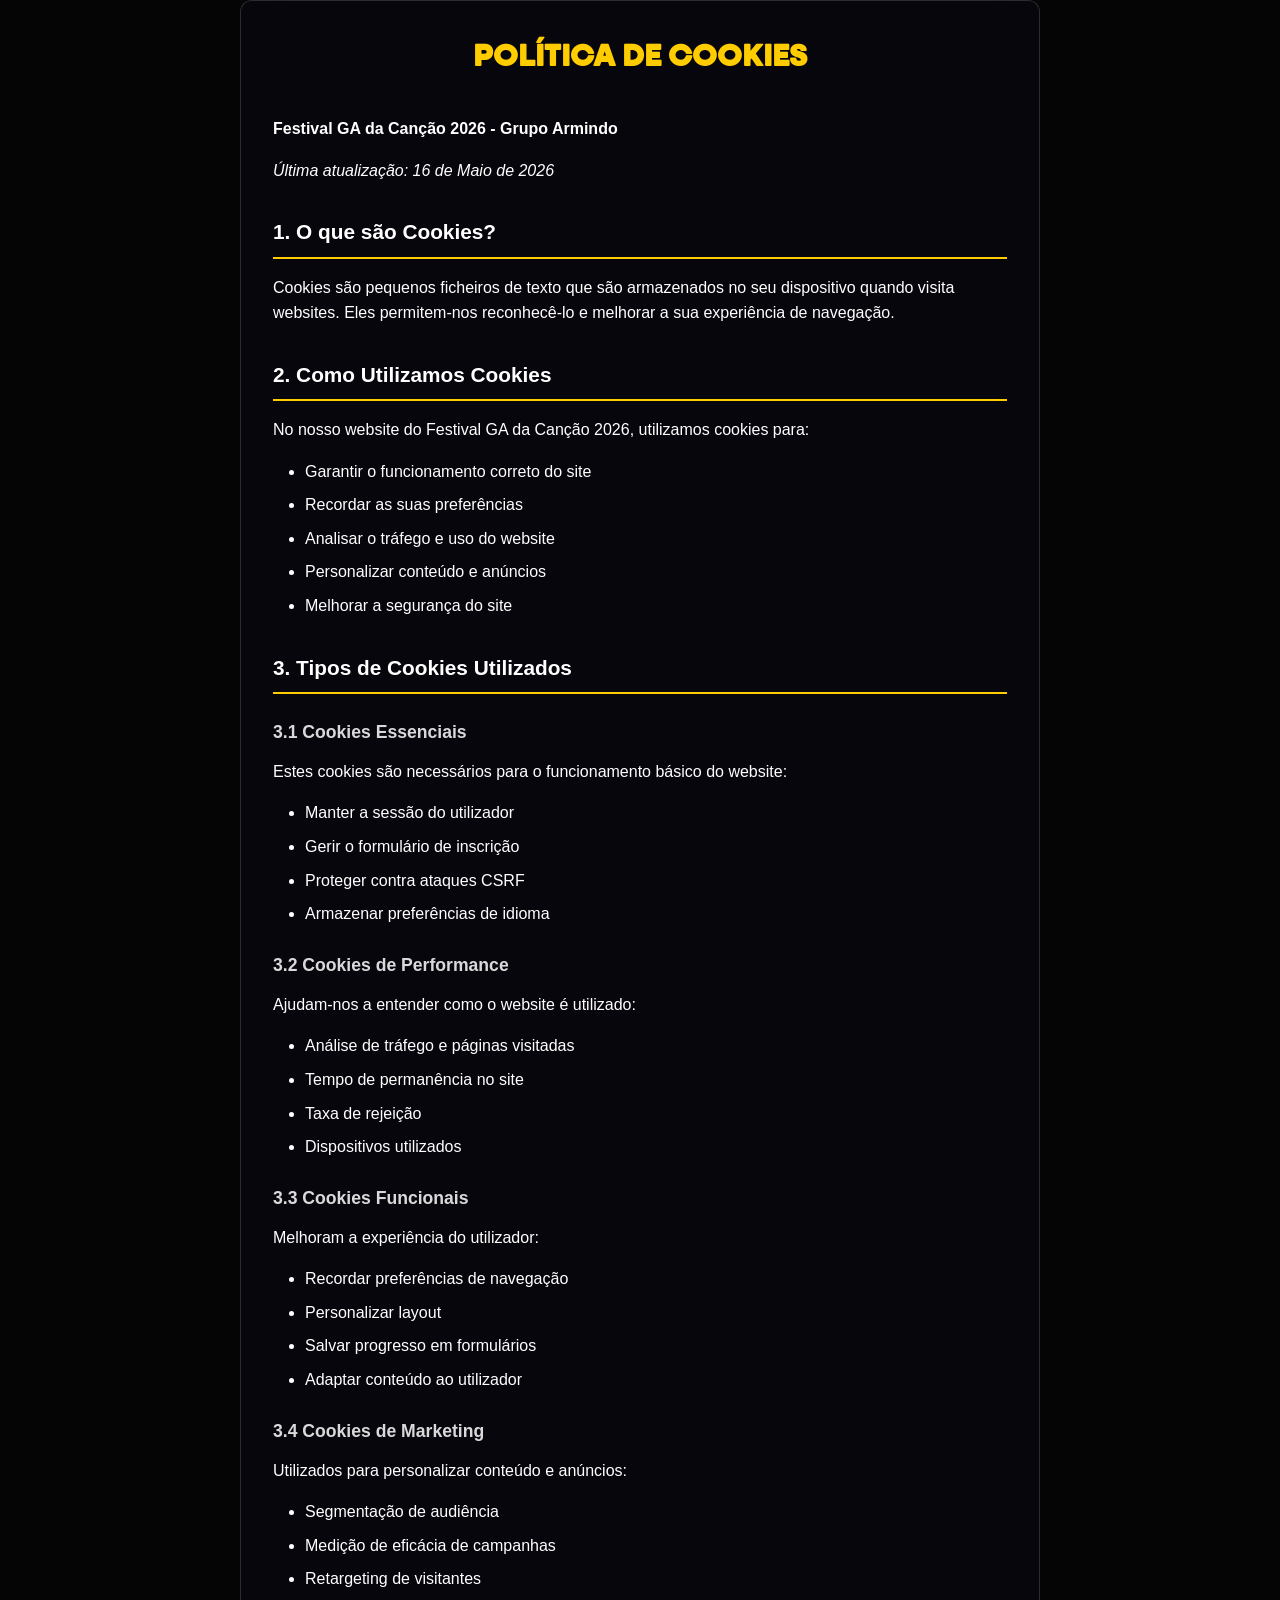
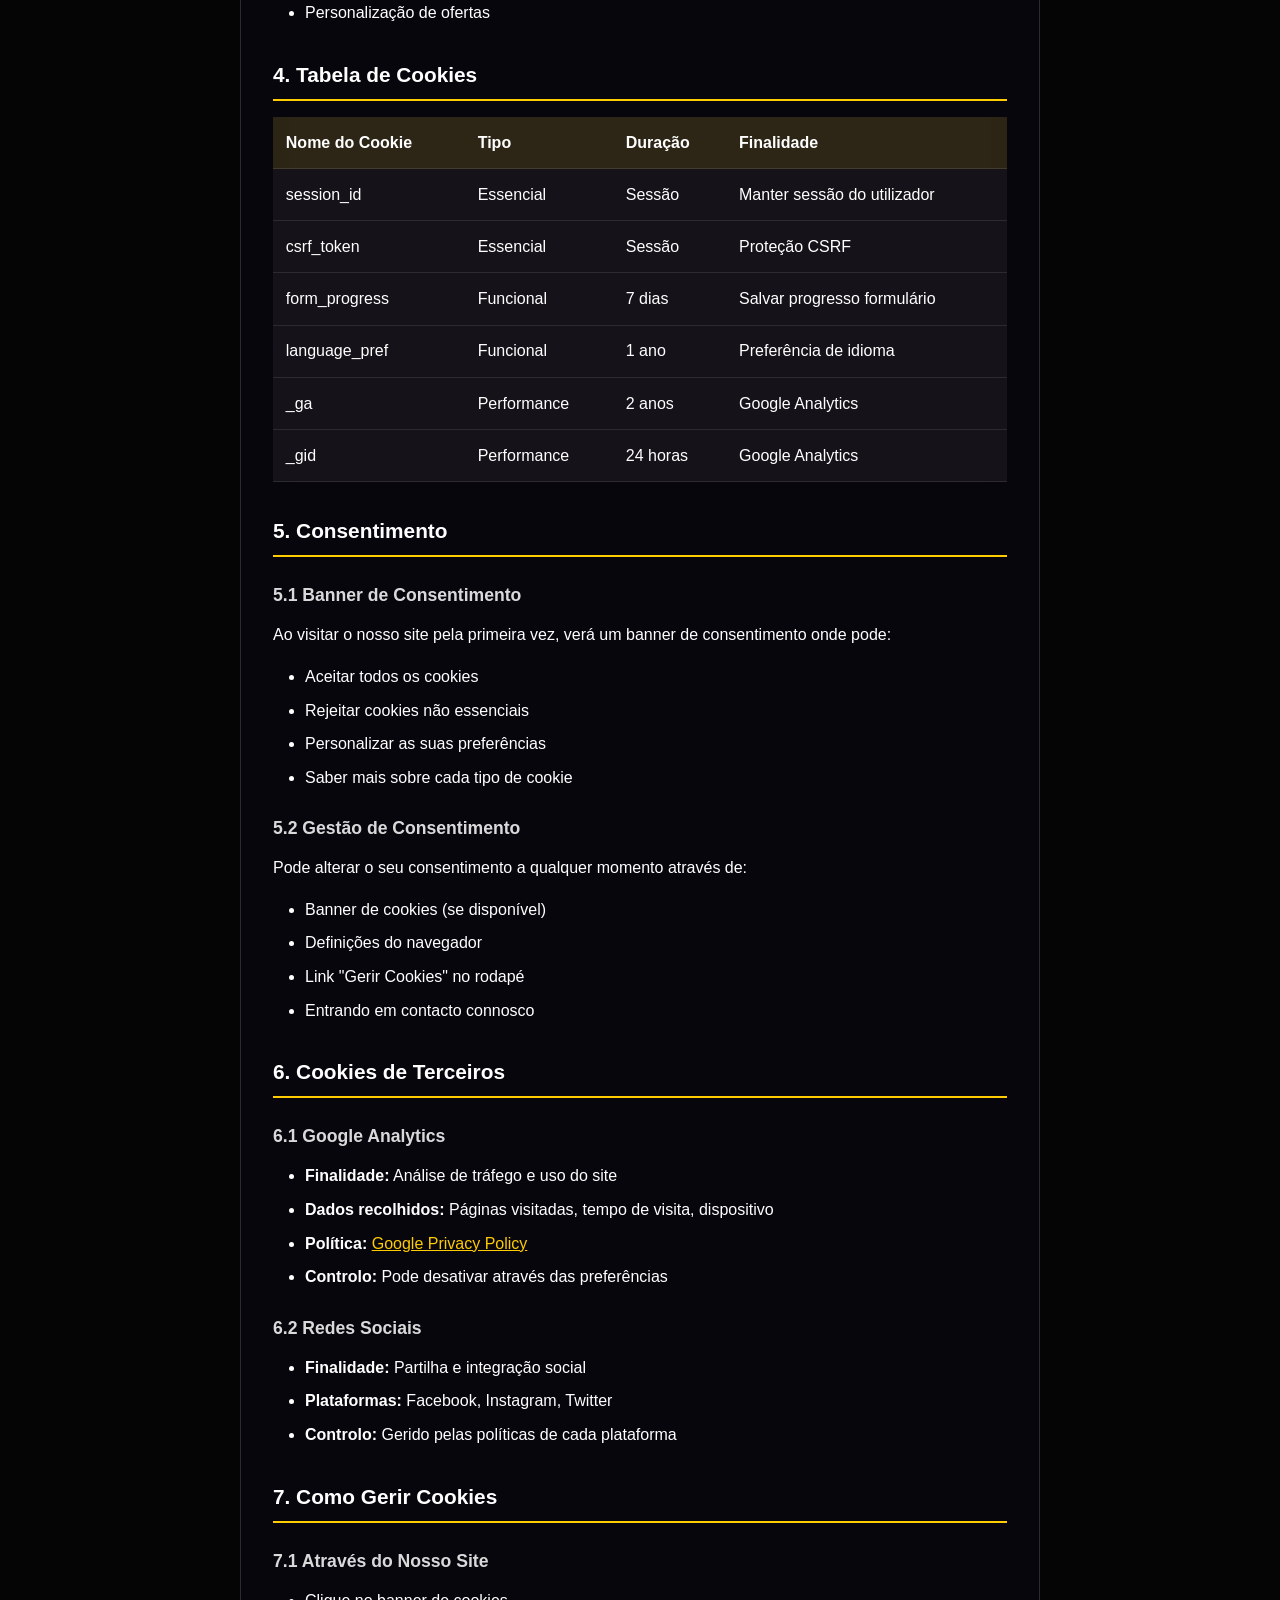
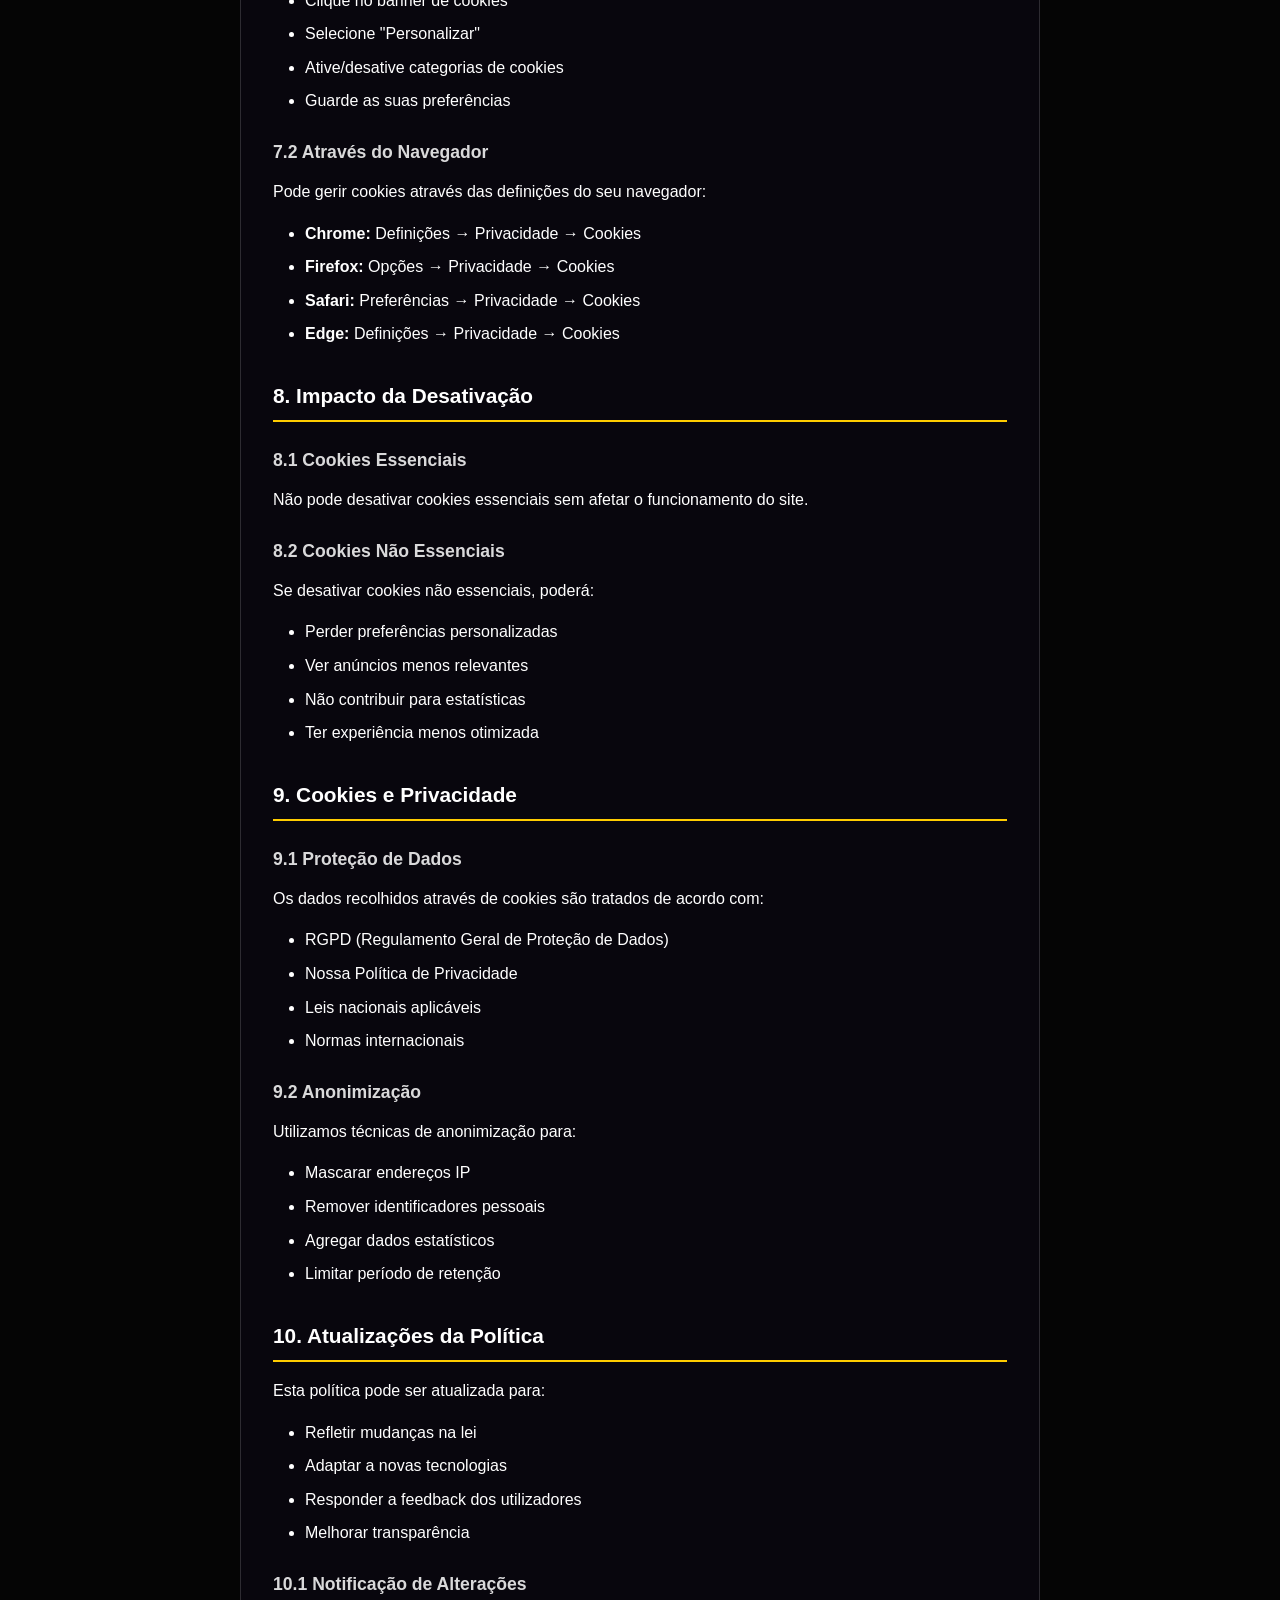
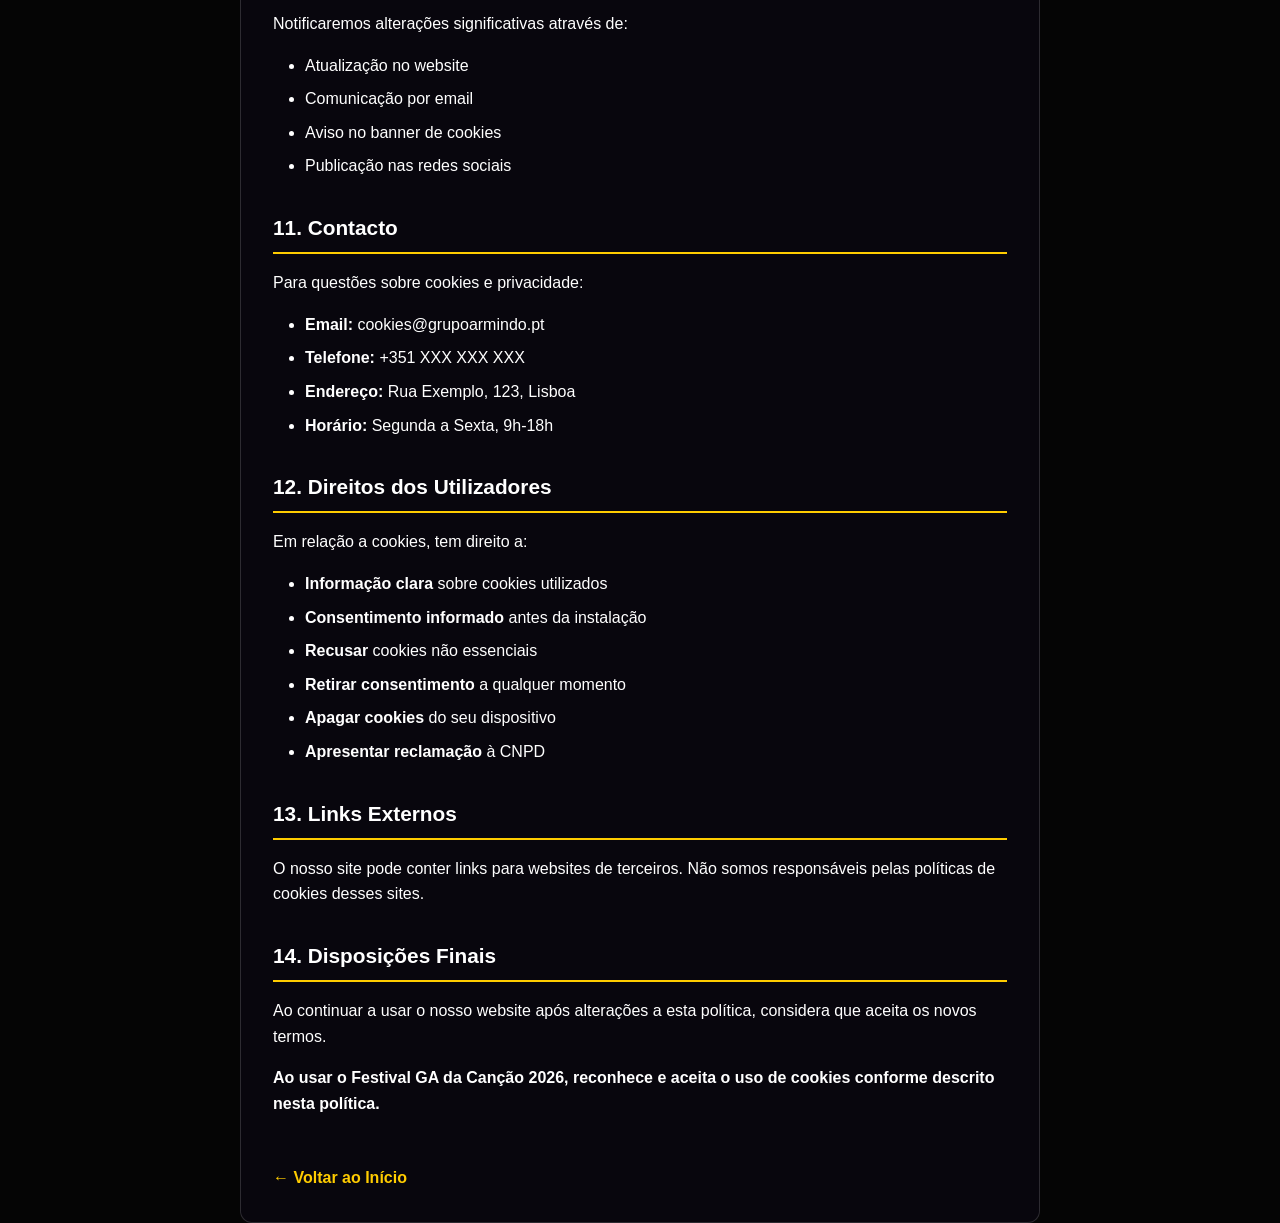
<file: politica-cookies.html>
<!DOCTYPE html>
<html lang="pt-PT">
<head>
    <meta charset="UTF-8">
    <meta name="viewport" content="width=device-width, initial-scale=1.0">
    <title>Política de Cookies - Festival GA da Canção 2026</title>
    <link rel="stylesheet" href="style.css">
    <style>
        .legal-container {
            max-width: 800px;
            margin: 0 auto;
            padding: 2rem;
            background: var(--glass-bg);
            backdrop-filter: blur(40px);
            border-radius: var(--border-radius);
            border: 1px solid var(--glass-border);
            color: var(--text-primary);
            line-height: 1.6;
        }
        .legal-container h1 {
            color: var(--accent-gold);
            font-family: var(--font-logo);
            font-size: 2rem;
            margin-bottom: 2rem;
            text-align: center;
        }
        .legal-container h2 {
            color: var(--text-primary);
            font-size: 1.3rem;
            margin: 2rem 0 1rem 0;
            border-bottom: 2px solid var(--accent-gold);
            padding-bottom: 0.5rem;
        }
        .legal-container h3 {
            color: var(--text-secondary);
            font-size: 1.1rem;
            margin: 1.5rem 0 0.8rem 0;
        }
        .legal-container p {
            margin-bottom: 1rem;
        }
        .legal-container ul {
            margin-left: 2rem;
            margin-bottom: 1rem;
        }
        .legal-container li {
            margin-bottom: 0.5rem;
        }
        .back-link {
            display: inline-block;
            margin-top: 2rem;
            color: var(--accent-gold);
            text-decoration: none;
            font-weight: 600;
        }
        .back-link:hover {
            text-decoration: underline;
        }
        .cookie-table {
            width: 100%;
            border-collapse: collapse;
            margin: 1rem 0;
            background: rgba(255, 255, 255, 0.05);
        }
        .cookie-table th,
        .cookie-table td {
            padding: 0.8rem;
            text-align: left;
            border-bottom: 1px solid rgba(255, 255, 255, 0.1);
        }
        .cookie-table th {
            background: rgba(255, 204, 0, 0.1);
            font-weight: 600;
        }
    </style>
</head>
<body>
    <div class="legal-container">
        <h1>POLÍTICA DE COOKIES</h1>
        <p><strong>Festival GA da Canção 2026 - Grupo Armindo</strong></p>
        <p><em>Última atualização: 16 de Maio de 2026</em></p>

        <h2>1. O que são Cookies?</h2>
        <p>Cookies são pequenos ficheiros de texto que são armazenados no seu dispositivo quando visita websites. Eles permitem-nos reconhecê-lo e melhorar a sua experiência de navegação.</p>

        <h2>2. Como Utilizamos Cookies</h2>
        <p>No nosso website do Festival GA da Canção 2026, utilizamos cookies para:</p>
        <ul>
            <li>Garantir o funcionamento correto do site</li>
            <li>Recordar as suas preferências</li>
            <li>Analisar o tráfego e uso do website</li>
            <li>Personalizar conteúdo e anúncios</li>
            <li>Melhorar a segurança do site</li>
        </ul>

        <h2>3. Tipos de Cookies Utilizados</h2>
        <h3>3.1 Cookies Essenciais</h3>
        <p>Estes cookies são necessários para o funcionamento básico do website:</p>
        <ul>
            <li>Manter a sessão do utilizador</li>
            <li>Gerir o formulário de inscrição</li>
            <li>Proteger contra ataques CSRF</li>
            <li>Armazenar preferências de idioma</li>
        </ul>

        <h3>3.2 Cookies de Performance</h3>
        <p>Ajudam-nos a entender como o website é utilizado:</p>
        <ul>
            <li>Análise de tráfego e páginas visitadas</li>
            <li>Tempo de permanência no site</li>
            <li>Taxa de rejeição</li>
            <li>Dispositivos utilizados</li>
        </ul>

        <h3>3.3 Cookies Funcionais</h3>
        <p>Melhoram a experiência do utilizador:</p>
        <ul>
            <li>Recordar preferências de navegação</li>
            <li>Personalizar layout</li>
            <li>Salvar progresso em formulários</li>
            <li>Adaptar conteúdo ao utilizador</li>
        </ul>

        <h3>3.4 Cookies de Marketing</h3>
        <p>Utilizados para personalizar conteúdo e anúncios:</p>
        <ul>
            <li>Segmentação de audiência</li>
            <li>Medição de eficácia de campanhas</li>
            <li>Retargeting de visitantes</li>
            <li>Personalização de ofertas</li>
        </ul>

        <h2>4. Tabela de Cookies</h2>
        <table class="cookie-table">
            <thead>
                <tr>
                    <th>Nome do Cookie</th>
                    <th>Tipo</th>
                    <th>Duração</th>
                    <th>Finalidade</th>
                </tr>
            </thead>
            <tbody>
                <tr>
                    <td>session_id</td>
                    <td>Essencial</td>
                    <td>Sessão</td>
                    <td>Manter sessão do utilizador</td>
                </tr>
                <tr>
                    <td>csrf_token</td>
                    <td>Essencial</td>
                    <td>Sessão</td>
                    <td>Proteção CSRF</td>
                </tr>
                <tr>
                    <td>form_progress</td>
                    <td>Funcional</td>
                    <td>7 dias</td>
                    <td>Salvar progresso formulário</td>
                </tr>
                <tr>
                    <td>language_pref</td>
                    <td>Funcional</td>
                    <td>1 ano</td>
                    <td>Preferência de idioma</td>
                </tr>
                <tr>
                    <td>_ga</td>
                    <td>Performance</td>
                    <td>2 anos</td>
                    <td>Google Analytics</td>
                </tr>
                <tr>
                    <td>_gid</td>
                    <td>Performance</td>
                    <td>24 horas</td>
                    <td>Google Analytics</td>
                </tr>
            </tbody>
        </table>

        <h2>5. Consentimento</h2>
        <h3>5.1 Banner de Consentimento</h3>
        <p>Ao visitar o nosso site pela primeira vez, verá um banner de consentimento onde pode:</p>
        <ul>
            <li>Aceitar todos os cookies</li>
            <li>Rejeitar cookies não essenciais</li>
            <li>Personalizar as suas preferências</li>
            <li>Saber mais sobre cada tipo de cookie</li>
        </ul>

        <h3>5.2 Gestão de Consentimento</h3>
        <p>Pode alterar o seu consentimento a qualquer momento através de:</p>
        <ul>
            <li>Banner de cookies (se disponível)</li>
            <li>Definições do navegador</li>
            <li>Link "Gerir Cookies" no rodapé</li>
            <li>Entrando em contacto connosco</li>
        </ul>

        <h2>6. Cookies de Terceiros</h2>
        <h3>6.1 Google Analytics</h3>
        <ul>
            <li><strong>Finalidade:</strong> Análise de tráfego e uso do site</li>
            <li><strong>Dados recolhidos:</strong> Páginas visitadas, tempo de visita, dispositivo</li>
            <li><strong>Política:</strong> <a href="https://policies.google.com/privacy" style="color: var(--accent-gold);">Google Privacy Policy</a></li>
            <li><strong>Controlo:</strong> Pode desativar através das preferências</li>
        </ul>

        <h3>6.2 Redes Sociais</h3>
        <ul>
            <li><strong>Finalidade:</strong> Partilha e integração social</li>
            <li><strong>Plataformas:</strong> Facebook, Instagram, Twitter</li>
            <li><strong>Controlo:</strong> Gerido pelas políticas de cada plataforma</li>
        </ul>

        <h2>7. Como Gerir Cookies</h2>
        <h3>7.1 Através do Nosso Site</h3>
        <ul>
            <li>Clique no banner de cookies</li>
            <li>Selecione "Personalizar"</li>
            <li>Ative/desative categorias de cookies</li>
            <li>Guarde as suas preferências</li>
        </ul>

        <h3>7.2 Através do Navegador</h3>
        <p>Pode gerir cookies através das definições do seu navegador:</p>
        <ul>
            <li><strong>Chrome:</strong> Definições → Privacidade → Cookies</li>
            <li><strong>Firefox:</strong> Opções → Privacidade → Cookies</li>
            <li><strong>Safari:</strong> Preferências → Privacidade → Cookies</li>
            <li><strong>Edge:</strong> Definições → Privacidade → Cookies</li>
        </ul>

        <h2>8. Impacto da Desativação</h2>
        <h3>8.1 Cookies Essenciais</h3>
        <p>Não pode desativar cookies essenciais sem afetar o funcionamento do site.</p>

        <h3>8.2 Cookies Não Essenciais</h3>
        <p>Se desativar cookies não essenciais, poderá:</p>
        <ul>
            <li>Perder preferências personalizadas</li>
            <li>Ver anúncios menos relevantes</li>
            <li>Não contribuir para estatísticas</li>
            <li>Ter experiência menos otimizada</li>
        </ul>

        <h2>9. Cookies e Privacidade</h2>
        <h3>9.1 Proteção de Dados</h3>
        <p>Os dados recolhidos através de cookies são tratados de acordo com:</p>
        <ul>
            <li>RGPD (Regulamento Geral de Proteção de Dados)</li>
            <li>Nossa Política de Privacidade</li>
            <li>Leis nacionais aplicáveis</li>
            <li>Normas internacionais</li>
        </ul>

        <h3>9.2 Anonimização</h3>
        <p>Utilizamos técnicas de anonimização para:</p>
        <ul>
            <li>Mascarar endereços IP</li>
            <li>Remover identificadores pessoais</li>
            <li>Agregar dados estatísticos</li>
            <li>Limitar período de retenção</li>
        </ul>

        <h2>10. Atualizações da Política</h2>
        <p>Esta política pode ser atualizada para:</p>
        <ul>
            <li>Refletir mudanças na lei</li>
            <li>Adaptar a novas tecnologias</li>
            <li>Responder a feedback dos utilizadores</li>
            <li>Melhorar transparência</li>
        </ul>

        <h3>10.1 Notificação de Alterações</h3>
        <p>Notificaremos alterações significativas através de:</p>
        <ul>
            <li>Atualização no website</li>
            <li>Comunicação por email</li>
            <li>Aviso no banner de cookies</li>
            <li>Publicação nas redes sociais</li>
        </ul>

        <h2>11. Contacto</h2>
        <p>Para questões sobre cookies e privacidade:</p>
        <ul>
            <li><strong>Email:</strong> cookies@grupoarmindo.pt</li>
            <li><strong>Telefone:</strong> +351 XXX XXX XXX</li>
            <li><strong>Endereço:</strong> Rua Exemplo, 123, Lisboa</li>
            <li><strong>Horário:</strong> Segunda a Sexta, 9h-18h</li>
        </ul>

        <h2>12. Direitos dos Utilizadores</h2>
        <p>Em relação a cookies, tem direito a:</p>
        <ul>
            <li><strong>Informação clara</strong> sobre cookies utilizados</li>
            <li><strong>Consentimento informado</strong> antes da instalação</li>
            <li><strong>Recusar</strong> cookies não essenciais</li>
            <li><strong>Retirar consentimento</strong> a qualquer momento</li>
            <li><strong>Apagar cookies</strong> do seu dispositivo</li>
            <li><strong>Apresentar reclamação</strong> à CNPD</li>
        </ul>

        <h2>13. Links Externos</h2>
        <p>O nosso site pode conter links para websites de terceiros. Não somos responsáveis pelas políticas de cookies desses sites.</p>

        <h2>14. Disposições Finais</h2>
        <p>Ao continuar a usar o nosso website após alterações a esta política, considera que aceita os novos termos.</p>

        <p><strong>Ao usar o Festival GA da Canção 2026, reconhece e aceita o uso de cookies conforme descrito nesta política.</strong></p>

        <a href="index.html" class="back-link">← Voltar ao Início</a>
    </div>
</body>
</html>
</file>
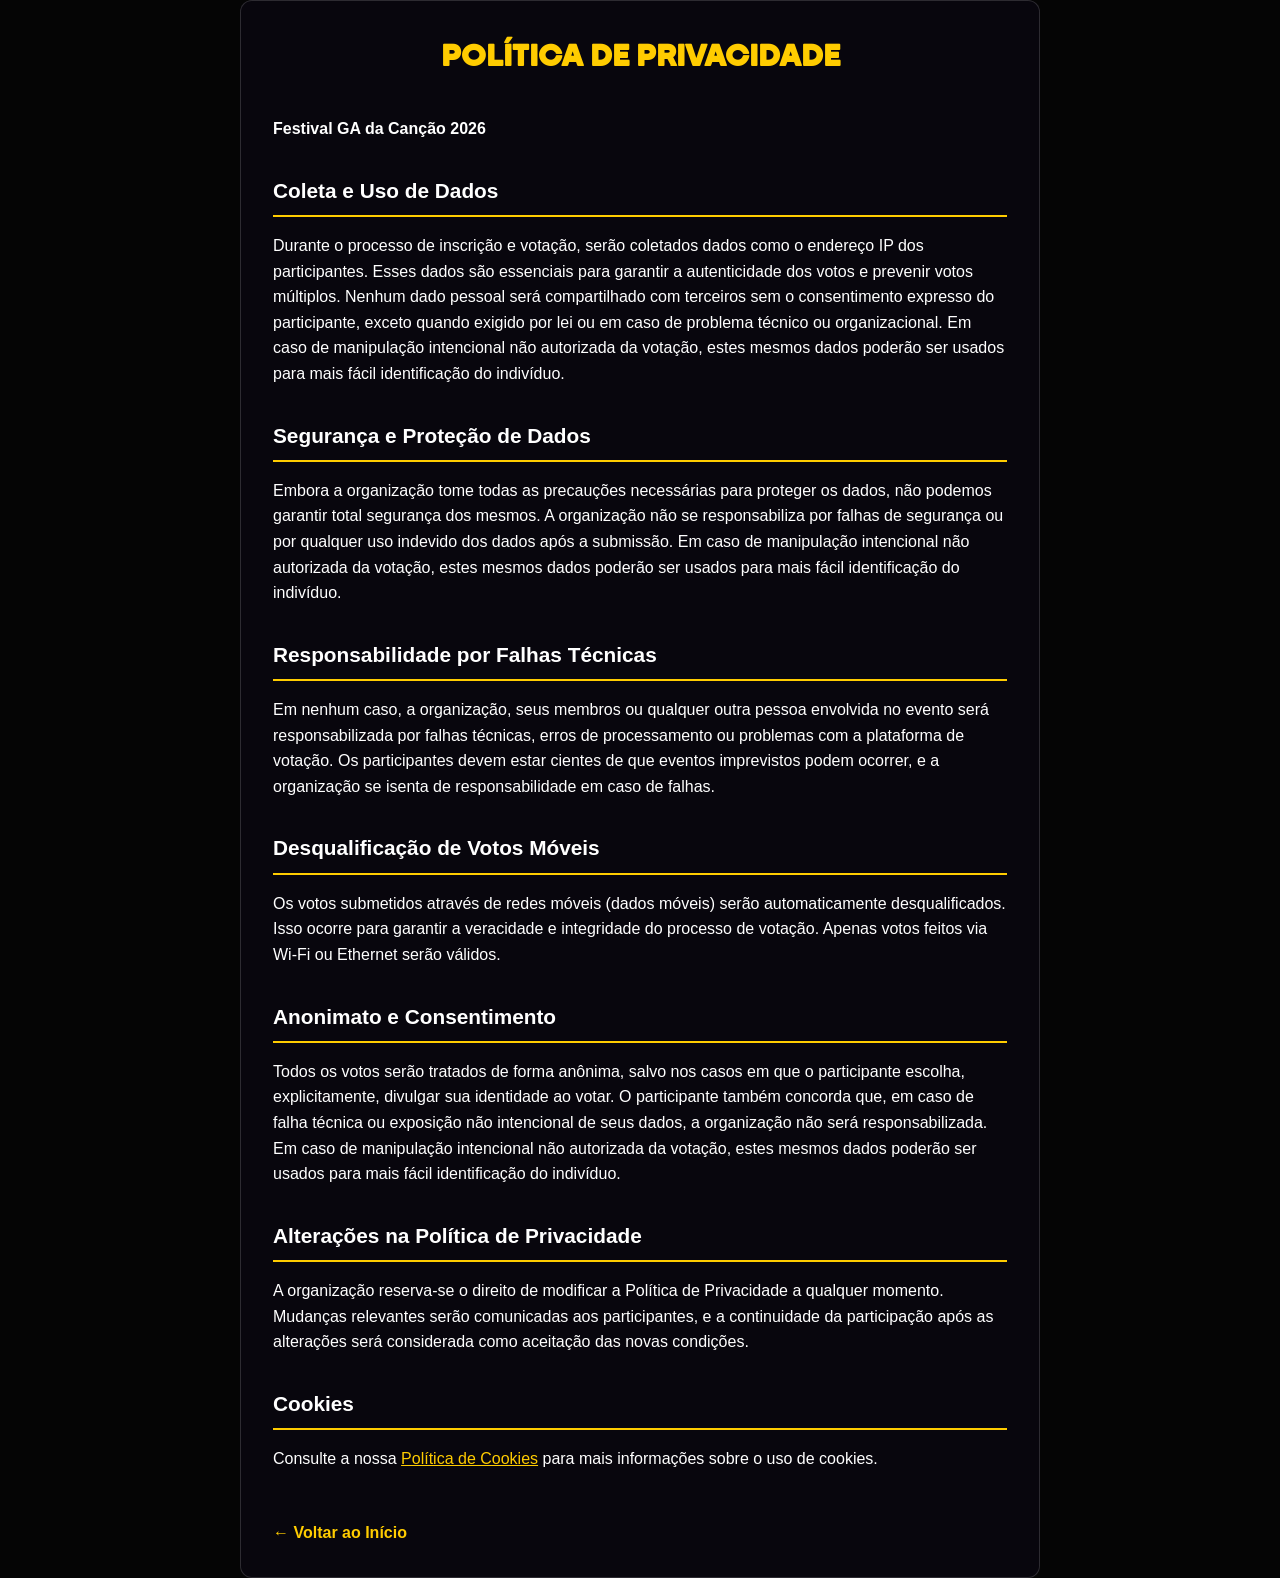
<file: politica-privacidade.html>
<!DOCTYPE html>
<html lang="pt-PT">
<head>
    <meta charset="UTF-8">
    <meta name="viewport" content="width=device-width, initial-scale=1.0">
    <title>Política de Privacidade - Festival GA da Canção 2026</title>
    <link rel="stylesheet" href="style.css">
    <style>
        .legal-container {
            max-width: 800px;
            margin: 0 auto;
            padding: 2rem;
            background: var(--glass-bg);
            backdrop-filter: blur(40px);
            border-radius: var(--border-radius);
            border: 1px solid var(--glass-border);
            color: var(--text-primary);
            line-height: 1.6;
        }
        .legal-container h1 {
            color: var(--accent-gold);
            font-family: var(--font-logo);
            font-size: 2rem;
            margin-bottom: 2rem;
            text-align: center;
        }
        .legal-container h2 {
            color: var(--text-primary);
            font-size: 1.3rem;
            margin: 2rem 0 1rem 0;
            border-bottom: 2px solid var(--accent-gold);
            padding-bottom: 0.5rem;
        }
        .legal-container h3 {
            color: var(--text-secondary);
            font-size: 1.1rem;
            margin: 1.5rem 0 0.8rem 0;
        }
        .legal-container p {
            margin-bottom: 1rem;
        }
        .legal-container ul {
            margin-left: 2rem;
            margin-bottom: 1rem;
        }
        .legal-container li {
            margin-bottom: 0.5rem;
        }
        .back-link {
            display: inline-block;
            margin-top: 2rem;
            color: var(--accent-gold);
            text-decoration: none;
            font-weight: 600;
        }
        .back-link:hover {
            text-decoration: underline;
        }
    </style>
</head>
<body>
    <div class="legal-container">
        <h1>POLÍTICA DE PRIVACIDADE</h1>
        <p><strong>Festival GA da Canção 2026</strong></p>

        <h2>Coleta e Uso de Dados</h2>
        <p>Durante o processo de inscrição e votação, serão coletados dados como o endereço IP dos participantes. Esses dados são essenciais para garantir a autenticidade dos votos e prevenir votos múltiplos. Nenhum dado pessoal será compartilhado com terceiros sem o consentimento expresso do participante, exceto quando exigido por lei ou em caso de problema técnico ou organizacional. Em caso de manipulação intencional não autorizada da votação, estes mesmos dados poderão ser usados para mais fácil identificação do indivíduo.</p>

        <h2>Segurança e Proteção de Dados</h2>
        <p>Embora a organização tome todas as precauções necessárias para proteger os dados, não podemos garantir total segurança dos mesmos. A organização não se responsabiliza por falhas de segurança ou por qualquer uso indevido dos dados após a submissão. Em caso de manipulação intencional não autorizada da votação, estes mesmos dados poderão ser usados para mais fácil identificação do indivíduo.</p>

        <h2>Responsabilidade por Falhas Técnicas</h2>
        <p>Em nenhum caso, a organização, seus membros ou qualquer outra pessoa envolvida no evento será responsabilizada por falhas técnicas, erros de processamento ou problemas com a plataforma de votação. Os participantes devem estar cientes de que eventos imprevistos podem ocorrer, e a organização se isenta de responsabilidade em caso de falhas.</p>

        <h2>Desqualificação de Votos Móveis</h2>
        <p>Os votos submetidos através de redes móveis (dados móveis) serão automaticamente desqualificados. Isso ocorre para garantir a veracidade e integridade do processo de votação. Apenas votos feitos via Wi-Fi ou Ethernet serão válidos.</p>

        <h2>Anonimato e Consentimento</h2>
        <p>Todos os votos serão tratados de forma anônima, salvo nos casos em que o participante escolha, explicitamente, divulgar sua identidade ao votar. O participante também concorda que, em caso de falha técnica ou exposição não intencional de seus dados, a organização não será responsabilizada. Em caso de manipulação intencional não autorizada da votação, estes mesmos dados poderão ser usados para mais fácil identificação do indivíduo.</p>

        <h2>Alterações na Política de Privacidade</h2>
        <p>A organização reserva-se o direito de modificar a Política de Privacidade a qualquer momento. Mudanças relevantes serão comunicadas aos participantes, e a continuidade da participação após as alterações será considerada como aceitação das novas condições.</p>

        <h2>Cookies</h2>
        <p>Consulte a nossa <a href="politica-cookies.html" style="color: var(--accent-gold);">Política de Cookies</a> para mais informações sobre o uso de cookies.</p>

        <a href="index.html" class="back-link">← Voltar ao Início</a>
    </div>
</body>
</html>
</file>
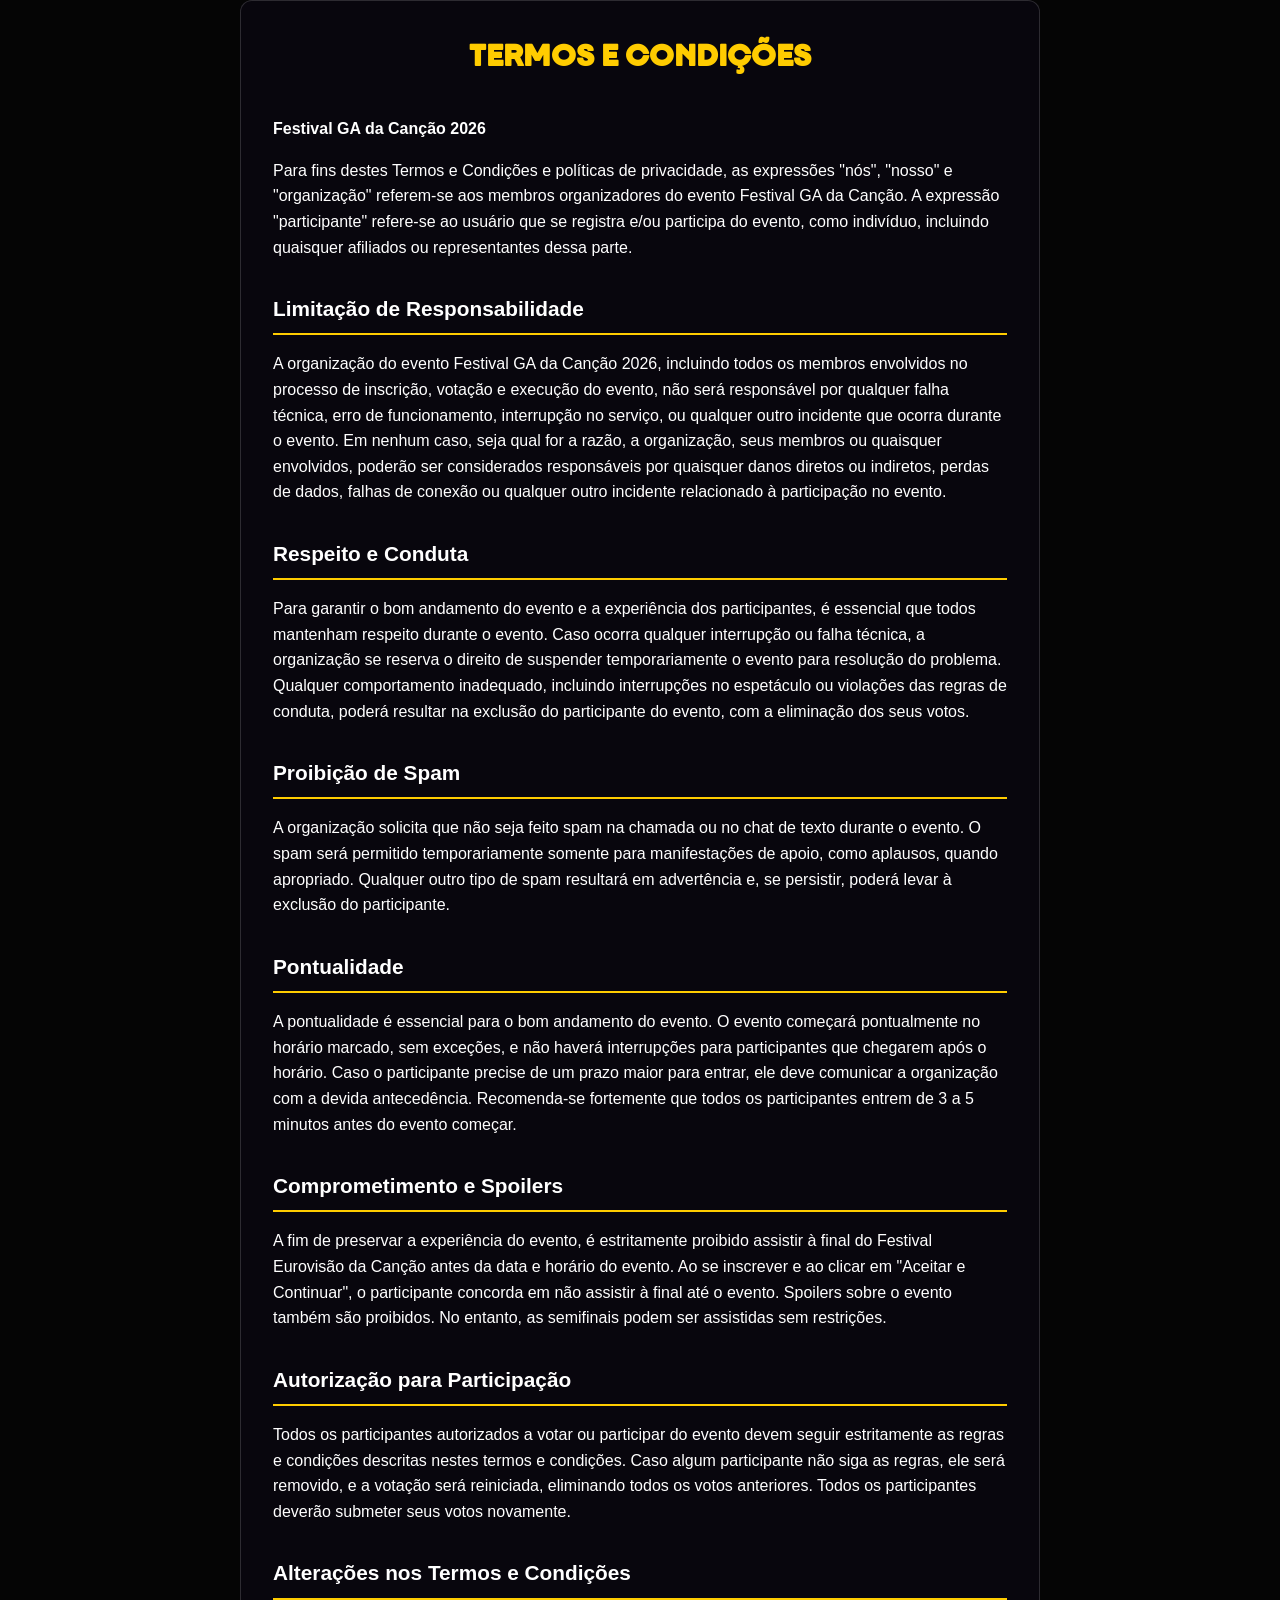
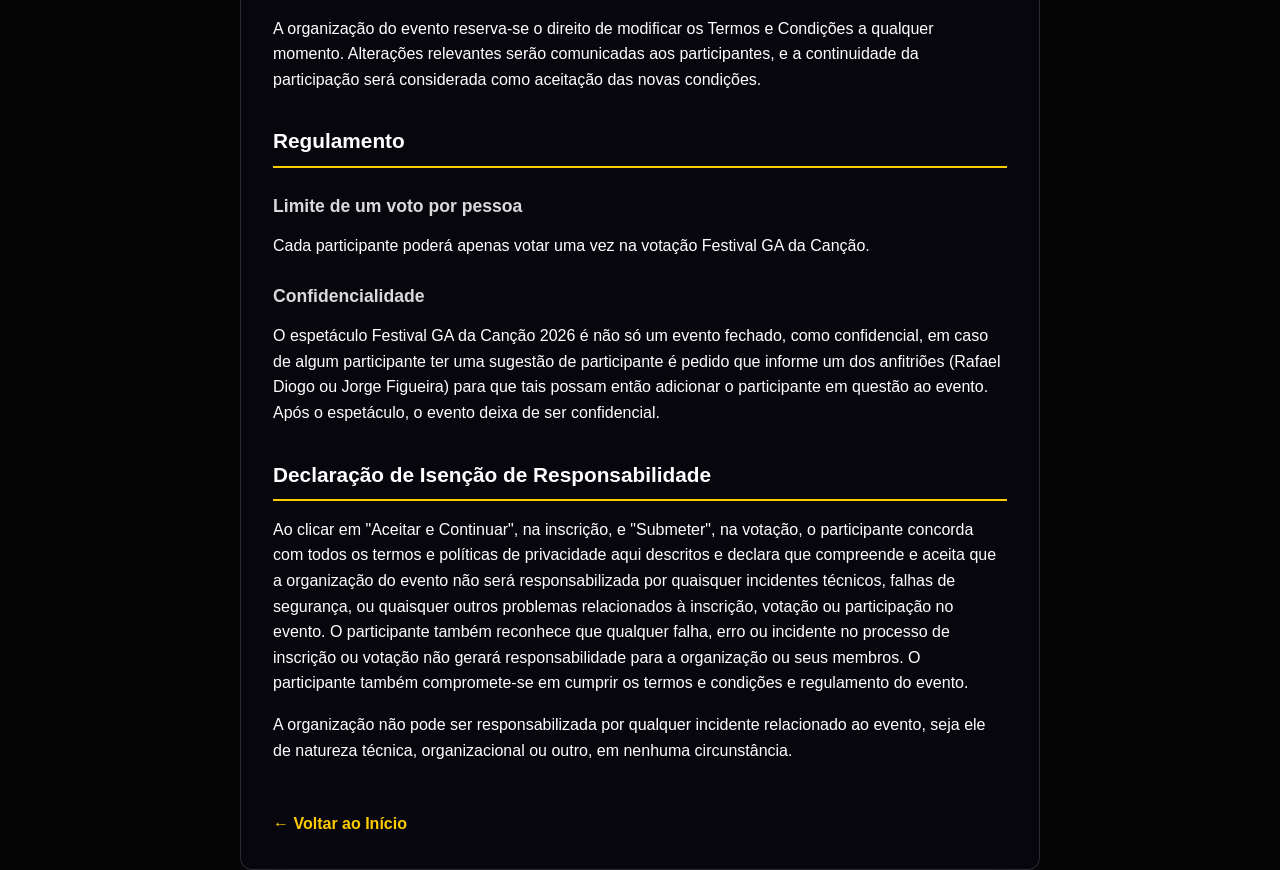
<file: termos.html>
<!DOCTYPE html>
<html lang="pt-PT">
<head>
    <meta charset="UTF-8">
    <meta name="viewport" content="width=device-width, initial-scale=1.0">
    <title>Termos e Condições - Festival GA da Canção 2026</title>
    <link rel="stylesheet" href="style.css">
    <style>
        .legal-container {
            max-width: 800px;
            margin: 0 auto;
            padding: 2rem;
            background: var(--glass-bg);
            backdrop-filter: blur(40px);
            border-radius: var(--border-radius);
            border: 1px solid var(--glass-border);
            color: var(--text-primary);
            line-height: 1.6;
        }
        .legal-container h1 {
            color: var(--accent-gold);
            font-family: var(--font-logo);
            font-size: 2rem;
            margin-bottom: 2rem;
            text-align: center;
        }
        .legal-container h2 {
            color: var(--text-primary);
            font-size: 1.3rem;
            margin: 2rem 0 1rem 0;
            border-bottom: 2px solid var(--accent-gold);
            padding-bottom: 0.5rem;
        }
        .legal-container h3 {
            color: var(--text-secondary);
            font-size: 1.1rem;
            margin: 1.5rem 0 0.8rem 0;
        }
        .legal-container p {
            margin-bottom: 1rem;
        }
        .legal-container ul {
            margin-left: 2rem;
            margin-bottom: 1rem;
        }
        .legal-container li {
            margin-bottom: 0.5rem;
        }
        .back-link {
            display: inline-block;
            margin-top: 2rem;
            color: var(--accent-gold);
            text-decoration: none;
            font-weight: 600;
        }
        .back-link:hover {
            text-decoration: underline;
        }
    </style>
</head>
<body>
    <div class="legal-container">
        <h1>TERMOS E CONDIÇÕES</h1>
        <p><strong>Festival GA da Canção 2026</strong></p>
        
        <p>Para fins destes Termos e Condições e políticas de privacidade, as expressões "nós", "nosso" e "organização" referem-se aos membros organizadores do evento Festival GA da Canção. A expressão "participante" refere-se ao usuário que se registra e/ou participa do evento, como indivíduo, incluindo quaisquer afiliados ou representantes dessa parte.</p>

        <h2>Limitação de Responsabilidade</h2>
        <p>A organização do evento Festival GA da Canção 2026, incluindo todos os membros envolvidos no processo de inscrição, votação e execução do evento, não será responsável por qualquer falha técnica, erro de funcionamento, interrupção no serviço, ou qualquer outro incidente que ocorra durante o evento. Em nenhum caso, seja qual for a razão, a organização, seus membros ou quaisquer envolvidos, poderão ser considerados responsáveis por quaisquer danos diretos ou indiretos, perdas de dados, falhas de conexão ou qualquer outro incidente relacionado à participação no evento.</p>

        <h2>Respeito e Conduta</h2>
        <p>Para garantir o bom andamento do evento e a experiência dos participantes, é essencial que todos mantenham respeito durante o evento. Caso ocorra qualquer interrupção ou falha técnica, a organização se reserva o direito de suspender temporariamente o evento para resolução do problema. Qualquer comportamento inadequado, incluindo interrupções no espetáculo ou violações das regras de conduta, poderá resultar na exclusão do participante do evento, com a eliminação dos seus votos.</p>

        <h2>Proibição de Spam</h2>
        <p>A organização solicita que não seja feito spam na chamada ou no chat de texto durante o evento. O spam será permitido temporariamente somente para manifestações de apoio, como aplausos, quando apropriado. Qualquer outro tipo de spam resultará em advertência e, se persistir, poderá levar à exclusão do participante.</p>

        <h2>Pontualidade</h2>
        <p>A pontualidade é essencial para o bom andamento do evento. O evento começará pontualmente no horário marcado, sem exceções, e não haverá interrupções para participantes que chegarem após o horário. Caso o participante precise de um prazo maior para entrar, ele deve comunicar a organização com a devida antecedência. Recomenda-se fortemente que todos os participantes entrem de 3 a 5 minutos antes do evento começar.</p>

        <h2>Comprometimento e Spoilers</h2>
        <p>A fim de preservar a experiência do evento, é estritamente proibido assistir à final do Festival Eurovisão da Canção antes da data e horário do evento. Ao se inscrever e ao clicar em "Aceitar e Continuar", o participante concorda em não assistir à final até o evento. Spoilers sobre o evento também são proibidos. No entanto, as semifinais podem ser assistidas sem restrições.</p>

        <h2>Autorização para Participação</h2>
        <p>Todos os participantes autorizados a votar ou participar do evento devem seguir estritamente as regras e condições descritas nestes termos e condições. Caso algum participante não siga as regras, ele será removido, e a votação será reiniciada, eliminando todos os votos anteriores. Todos os participantes deverão submeter seus votos novamente.</p>

        <h2>Alterações nos Termos e Condições</h2>
        <p>A organização do evento reserva-se o direito de modificar os Termos e Condições a qualquer momento. Alterações relevantes serão comunicadas aos participantes, e a continuidade da participação será considerada como aceitação das novas condições.</p>

        <h2>Regulamento</h2>
        
        <h3>Limite de um voto por pessoa</h3>
        <p>Cada participante poderá apenas votar uma vez na votação Festival GA da Canção.</p>

        <h3>Confidencialidade</h3>
        <p>O espetáculo Festival GA da Canção 2026 é não só um evento fechado, como confidencial, em caso de algum participante ter uma sugestão de participante é pedido que informe um dos anfitriões (Rafael Diogo ou Jorge Figueira) para que tais possam então adicionar o participante em questão ao evento. Após o espetáculo, o evento deixa de ser confidencial.</p>

        <h2>Declaração de Isenção de Responsabilidade</h2>
        <p>Ao clicar em "Aceitar e Continuar", na inscrição, e "Submeter", na votação, o participante concorda com todos os termos e políticas de privacidade aqui descritos e declara que compreende e aceita que a organização do evento não será responsabilizada por quaisquer incidentes técnicos, falhas de segurança, ou quaisquer outros problemas relacionados à inscrição, votação ou participação no evento. O participante também reconhece que qualquer falha, erro ou incidente no processo de inscrição ou votação não gerará responsabilidade para a organização ou seus membros. O participante também compromete-se em cumprir os termos e condições e regulamento do evento.</p>

        <p>A organização não pode ser responsabilizada por qualquer incidente relacionado ao evento, seja ele de natureza técnica, organizacional ou outro, em nenhuma circunstância.</p>

        <a href="index.html" class="back-link">← Voltar ao Início</a>
    </div>
</body>
</html>
</file>
<file: style.css>
/* ============================================
   FESTIVAL GA DA CANÇÃO 2026 - STYLES
   ============================================ */

/* Custom Font Import */
@font-face {
  font-family: 'Singing Sans';
  src: url('Singing_Sans.ttf') format('truetype');
  font-weight: normal;
  font-style: normal;
}

/* CSS Variables - Design System */
:root {
  --primary-pink: #ff00ff;
  --secondary-purple: #7a28ff;
  --accent-gold: #ffcc00;
  --accent-gold-glow: rgba(255, 204, 0, 0.4);
  --vienna-black: #050505;
  --glass-bg: rgba(15, 10, 25, 0.45);
  --glass-border: rgba(255, 255, 255, 0.15);
  --text-primary: #ffffff;
  --text-secondary: rgba(255, 255, 255, 0.85);
  --text-muted: rgba(255, 255, 255, 0.5);
  --festival-blue: #00f2ff;
  --festival-pink: #ff00ff;
  --font-logo: 'Singing Sans', sans-serif;
  --font-body: 'Montserrat', sans-serif;
  --transition: all 0.6s cubic-bezier(0.16, 1, 0.3, 1);
  --border-radius: 12px;
  --spacing-xs: 0.5rem;
  --spacing-sm: 1rem;
  --spacing-md: 1.5rem;
  --spacing-lg: 2rem;
  --spacing-xl: 3rem;
  --spacing-xxl: 4rem;
}

/* ============================================
   RESET & BASE STYLES
   ============================================ */

* {
  margin: 0;
  padding: 0;
  box-sizing: border-box;
}

body {
  font-family: var(--font-body);
  background: var(--vienna-black);
  color: var(--text-primary);
  overflow-x: hidden;
  min-height: 100vh;
  display: flex;
  flex-direction: column;
  line-height: 1.6;
  font-size: 16px;
}

/* ============================================
   BACKGROUND VISUAL SCENE
   ============================================ */

/* Enhanced Background Scene - Original Style */
.background-scene {
  position: fixed;
  top: 0;
  left: 0;
  width: 100%;
  height: 100vh;
  z-index: -1;
  overflow: hidden;
  background: radial-gradient(circle at 75% 40%, #1a0845 0%, #000 100%);
}

.esc-slants {
  position: absolute;
  top: 0;
  left: -20vw;
  width: 60vw;
  height: 100%;
  display: flex;
  transform: skewX(-15deg);
  pointer-events: none;
  z-index: 1;
}

.slant {
  height: 100%;
  animation: slideInLeft 1.2s ease-out;
}

.slant-magenta {
  width: 60%;
  background: linear-gradient(to bottom, #ff00ff, #7a28ff);
  opacity: 0.9;
  box-shadow: 20px 0 80px rgba(0, 0, 0, 0.8);
}

.slant-purple {
  width: 40%;
  background: linear-gradient(to bottom, #7a28ff, #00f2ff);
  opacity: 0.7;
}

@keyframes slideInLeft {
  from {
    transform: translateX(-110%);
  }

  to {
    transform: translateX(0);
  }
}

.heart-70-bg {
  position: absolute;
  top: 50%;
  left: 75%;
  transform: translate(-50%, -50%);
  width: 50vw;
  max-width: 700px;
  opacity: 0.55;
  filter: drop-shadow(0 0 50px rgba(122, 40, 255, 0.4));
  animation: float 12s infinite ease-in-out;
  pointer-events: none;
  z-index: 2;
}

@keyframes float {
  0%, 100% {
    transform: translate(-50%, -50%) scale(1);
  }
  50% {
    transform: translate(-50%, -53%) scale(1.05);
    opacity: 0.6;
  }
}

/* 70th Anniversary Heart Background Light Scene */
.background-scene {
  position: fixed;
  top: 0;
  left: 0;
  width: 100%;
  height: 100vh;
  z-index: -2;
  overflow: hidden;
  background: radial-gradient(circle at 75% 40%, #1a0845 0%, #000 100%);
}

.vienna-pattern {
  position: absolute;
  top: 0;
  left: 0;
  width: 100%;
  height: 100%;
  background-image:
    linear-gradient(rgba(255, 204, 0, 0.05) 1px, transparent 1px),
    linear-gradient(90deg, rgba(255, 204, 0, 0.05) 1px, transparent 1px);
  background-size: 60px 60px;
  mask-image: radial-gradient(circle at 75% 40%, black, transparent 80%);
  opacity: 0.3;
  pointer-events: none;
}

/* ============================================
   MAIN LAYOUT & CONTENT STRUCTURE
   ============================================ */

/* Main Layout - Two Column Grid */
.main-wrapper {
  display: grid;
  grid-template-columns: 1fr 1fr;
  flex: 1;
  min-height: 100vh;
  gap: 0;
  position: relative;
}

/* LEFT SIDE: Visual Brand & Content */
.visual-branding {
  display: flex;
  flex-direction: column;
  justify-content: center;
  align-items: flex-start;
  padding: var(--spacing-xxl) var(--spacing-xxl) var(--spacing-xxl) 10%;
  text-align: left;
  min-height: 100vh;
  position: relative;
  z-index: 10;
}

/* RIGHT SIDE: 70 Years Anniversary Visual */
.visual-anniversary {
  display: flex;
  flex-direction: column;
  justify-content: center;
  align-items: center;
  position: relative;
  height: 100vh;
  overflow: hidden;
}

/* Header Section */
.brand-header {
  margin-bottom: var(--spacing-xl);
  display: flex;
  flex-direction: row;
  align-items: center;
  gap: var(--spacing-lg);
  animation: fadeInDown 0.8s backwards;
  position: relative;
}

.header-divider {
  width: 1px;
  height: 30px;
  background: rgba(255, 255, 255, 0.2);
}

.logo-ga {
  height: 40px;
  filter: drop-shadow(0 0 10px rgba(255, 255, 255, 0.4));
  transition: var(--transition);
}

.logo-ga:hover {
  transform: scale(1.05);
  filter: drop-shadow(0 0 15px rgba(255, 204, 0, 0.5));
}

.event-badge {
  font-family: var(--font-logo);
  font-size: 0.9rem;
  letter-spacing: 3px;
  color: var(--text-secondary);
  text-transform: uppercase;
  font-weight: 600;
}

.event-date {
  font-family: var(--font-logo);
  font-size: 0.8rem;
  letter-spacing: 2px;
  color: var(--accent-gold);
  text-transform: uppercase;
  font-weight: 700;
}

/* Content Hero Section */
.content-hero {
  animation: fadeInUp 1s cubic-bezier(0.16, 1, 0.3, 1) 0.3s backwards;
  width: 100%;
  max-width: 600px;
}

.main-logo-img {
  width: 100%;
  max-width: 550px;
  margin-bottom: var(--spacing-lg);
  filter: drop-shadow(0 15px 30px rgba(0, 0, 0, 0.8));
  transition: var(--transition);
}

.main-logo-img:hover {
  transform: translateY(-5px) scale(1.02);
  filter: drop-shadow(0 25px 45px rgba(122, 40, 255, 0.4));
}

.hero-subtitle {
  font-size: 1.25rem;
  max-width: 500px;
  line-height: 1.6;
  font-weight: 300;
  color: var(--text-secondary);
  border-left: 3px solid var(--accent-gold);
  padding-left: var(--spacing-lg);
  margin-bottom: var(--spacing-xl);
  position: relative;
}

/* CTA Start Button - Original Style */
.cta-wrapper {
  position: relative;
  margin-top: var(--spacing-xl);
  z-index: 50;
}

.cta-start-btn {
  padding: var(--spacing-sm) var(--spacing-xl);
  background: var(--accent-gold);
  color: #000;
  border: none;
  font-weight: 900;
  font-size: 0.8rem;
  letter-spacing: 4px;
  cursor: pointer;
  text-transform: uppercase;
  transition: var(--transition);
  position: relative;
  overflow: hidden;
  clip-path: polygon(0 0, 100% 0, 100% 70%, 92% 100%, 0 100%);
  box-shadow: 0 10px 20px var(--accent-gold-glow);
}

.cta-start-btn:hover:not(:disabled) {
  background: #fff;
  transform: translateY(-5px);
  box-shadow: 0 20px 40px var(--accent-gold-glow);
}

.cta-start-btn:disabled {
  background: #333;
  color: rgba(255, 255, 255, 0.4);
  cursor: not-allowed;
  box-shadow: none;
}

.registration-portal {
  display: none;
}

/* ============================================
   FORM STYLES & INTERACTIVE ELEMENTS
   ============================================ */

/* Glass Card Container - Original Style */
.glass-card {
  width: 100%;
  max-width: 480px;
  background: var(--glass-bg);
  backdrop-filter: blur(40px) saturate(150%);
  -webkit-backdrop-filter: blur(40px) saturate(150%);
  padding: var(--spacing-xl);
  border-radius: var(--border-radius);
  border: 1px solid var(--glass-border);
  box-shadow: 0 30px 60px rgba(0, 0, 0, 0.6), inset 0 1px 0 rgba(255, 255, 255, 0.2);
  animation: fadeInUp 0.8s cubic-bezier(0.16, 1, 0.3, 1);
}

/* Form Header */
.form-header {
  text-align: center;
  margin-bottom: var(--spacing-xl);
}

.form-logo {
  filter: drop-shadow(0 0 10px rgba(255, 255, 255, 0.4));
  transition: var(--transition);
}

.form-logo:hover {
  transform: scale(1.05);
  filter: drop-shadow(0 0 15px rgba(255, 204, 0, 0.5));
}

/* Form Title */
.form-title {
  font-family: var(--font-logo);
  font-size: 0.8rem;
  letter-spacing: 4px;
  color: var(--accent-gold);
  margin-bottom: 2rem;
  text-transform: uppercase;
}

/* Input Block - Original Style */
.input-block {
  margin-bottom: 2.5rem;
}

.input-block label {
  display: block;
  font-size: 0.7rem;
  font-weight: 900;
  letter-spacing: 2px;
  color: #fff;
  margin-bottom: 1rem;
  opacity: 0.6;
}

/* Input Field - Original Style */
.input-field {
  width: 100%;
  background: rgba(0, 0, 0, 0.2);
  border: 1px solid rgba(255, 255, 255, 0.1);
  border-radius: var(--border-radius);
  padding: 1rem 1.2rem;
  font-size: 1.5rem;
  font-family: var(--font-logo);
  color: #fff;
  outline: none;
  transition: var(--transition);
  box-sizing: border-box;
}

.input-field:focus {
  border-color: var(--accent-gold);
  background: rgba(0, 0, 0, 0.4);
  box-shadow: 0 0 20px var(--accent-gold-glow);
}

/* Submit Button - Original Style */
.submit-btn {
  width: 100%;
  padding: 1.5rem;
  background: #fff;
  color: #000;
  border: none;
  font-weight: 900;
  font-size: 0.9rem;
  letter-spacing: 3px;
  cursor: pointer;
  text-transform: uppercase;
  transition: var(--transition);
  border-radius: var(--border-radius);
  box-shadow: 0 10px 20px rgba(255, 255, 255, 0.2);
}

.submit-btn:hover:not(:disabled) {
  background: var(--accent-gold);
  transform: translateY(-5px);
  box-shadow: 0 15px 30px var(--accent-gold-glow);
}

.submit-btn:disabled {
  opacity: 0.6;
  cursor: not-allowed;
}

/* Loader Base Styles */
.loader {
    position: fixed;
    top: 50%;
    left: 50%;
    transform: translate(-50%, -50%);
    width: 64px;
    height: 64px;
    border: 4px solid rgba(255,255,255,0.1);
    border-top-color: var(--accent-gold);
    border-radius: 50%;
    animation: spin 1s linear infinite, glow 2s ease-in-out infinite alternate;
    z-index: 9999;
    box-shadow: 0 0 20px var(--accent-gold-glow);
}

@keyframes spin {
    to { transform: translate(-50%, -50%) rotate(360deg); }
}

@keyframes glow {
    from { box-shadow: 0 0 10px var(--accent-gold-glow); }
    to { box-shadow: 0 0 30px var(--accent-gold-glow), inset 0 0 10px var(--accent-gold-glow); }
}

/* ============================================
   FOOTER & LEGAL SECTION
   ============================================ */

/* Footer - Hidden on landing page, shown on register */
.global-footer {
  display: none;
}

.legal-links {
  display: flex;
  justify-content: center;
  gap: 3rem;
  margin-bottom: 2rem;
}

.legal-link {
  font-size: 0.75rem;
  text-transform: uppercase;
  letter-spacing: 2px;
  color: #888;
  text-decoration: none;
  transition: color 0.3s;
}

.legal-link:hover {
  color: #fff;
}

.disclaimer-text {
  max-width: 800px;
  margin: 0 auto;
  font-size: 0.65rem;
  line-height: 1.8;
  color: #555;
  font-style: italic;
}

/* ============================================
   ANIMATIONS & TRANSITIONS
   ============================================ */

@keyframes fadeInDown {
  from {
    opacity: 0;
    transform: translateY(-30px);
  }

  to {
    opacity: 1;
    transform: translateY(0);
  }
}

@keyframes fadeIn {
  from {
    opacity: 0;
  }
  to {
    opacity: 1;
  }
}

@keyframes fadeInUp {
  from {
    opacity: 0;
    transform: translateY(50px);
  }

  to {
    opacity: 1;
    transform: translateY(0);
  }
}

@keyframes fadeInRight {
  from {
    opacity: 0;
    transform: translateX(50px);
  }

  to {
    opacity: 1;
    transform: translateX(0);
  }
}

/* ============================================
   RESPONSIVE DESIGN - MOBILE & TABLET
   ============================================ */

/* ============================================
   MOBILE-FIRST PC EXPERIENCE - Smart Structure
   ============================================ */

@media (max-width: 1100px) {
  .main-wrapper {
    grid-template-columns: 1fr;
  }

  .visual-branding {
    display: flex;
    flex-direction: column;
    justify-content: space-between;
    align-items: center;
    text-align: center;
    min-height: 100vh;
    position: relative;
    padding: 2rem 1.5rem;
    box-sizing: border-box;
  }

  .brand-header {
    display: flex;
    flex-direction: column;
    align-items: center;
    gap: 1rem;
    margin-bottom: 0;
    animation: fadeInDown 0.8s backwards;
  }

  .logo-ga {
    height: 40px;
    filter: drop-shadow(0 0 10px rgba(255, 255, 255, 0.4));
  }

  .header-divider {
    width: 80px;
    height: 2px;
    background: var(--accent-gold);
    opacity: 0.7;
  }

  .event-badge {
    font-family: var(--font-logo);
    font-size: 0.9rem;
    letter-spacing: 3px;
    color: var(--text-primary);
    text-transform: uppercase;
    font-weight: 600;
  }

  .event-date {
    font-family: var(--font-logo);
    font-size: 0.8rem;
    letter-spacing: 2px;
    color: var(--accent-gold);
    text-transform: uppercase;
    font-weight: 700;
  }

  .content-hero {
    flex: 1;
    display: flex;
    flex-direction: column;
    justify-content: center;
    align-items: center;
    width: 100%;
    max-width: 500px;
    animation: fadeInUp 1s cubic-bezier(0.16, 1, 0.3, 1) 0.3s backwards;
  }

  .main-logo-img {
    width: 100%;
    max-width: 350px;
    margin-bottom: 2rem;
    filter: drop-shadow(0 15px 30px rgba(0, 0, 0, 0.6));
  }

  .hero-subtitle {
    font-size: 1.1rem;
    line-height: 1.5;
    font-weight: 300;
    color: var(--text-primary);
    border: none;
    padding: 0;
    margin: 0 auto 2rem auto;
    text-align: center;
    max-width: 90%;
  }

  .cta-wrapper {
    margin-top: auto;
    padding-top: 2rem;
    animation: fadeInUp 1s cubic-bezier(0.16, 1, 0.3, 1) 0.6s backwards;
  }

  .cta-start-btn {
    font-size: 0.75rem;
    padding: 0.9rem 2.5rem;
    background: var(--accent-gold);
    color: #000;
    border: none;
    font-weight: 900;
    letter-spacing: 2.5px;
    cursor: pointer;
    text-transform: uppercase;
    transition: var(--transition);
    position: relative;
    overflow: hidden;
    clip-path: polygon(0 0, 100% 0, 100% 70%, 92% 100%, 0 100%);
    box-shadow: 0 8px 20px rgba(255, 204, 0, 0.3);
  }

  .cta-start-btn:hover {
    background: #fff;
    transform: translateY(-3px);
    box-shadow: 0 12px 25px rgba(255, 204, 0, 0.4);
  }

  .esc-slants {
    width: 120vw;
    left: -10vw;
    opacity: 0.25;
  }

  .heart-70-bg {
    display: none;
  }

  .visual-anniversary {
    display: none;
  }
}

@media (max-width: 768px) {
  .visual-branding {
    padding: 1.5rem 1rem;
  }

  .brand-header {
    gap: 0.8rem;
  }

  .logo-ga {
    height: 35px;
  }

  .header-divider {
    width: 60px;
  }

  .event-badge {
    font-size: 0.8rem;
    letter-spacing: 2.5px;
  }

  .event-date {
    font-size: 0.7rem;
    letter-spacing: 1.8px;
  }

  .content-hero {
    max-width: 400px;
  }

  .main-logo-img {
    max-width: 300px;
    margin-bottom: 1.5rem;
  }

  .hero-subtitle {
    font-size: 1rem;
    margin-bottom: 1.5rem;
  }

  .cta-wrapper {
    padding-top: 1.5rem;
  }

  .cta-start-btn {
    font-size: 0.7rem;
    padding: 0.8rem 2rem;
    min-width: 180px;
  }

}

@media (max-width: 480px) {
  .visual-branding {
    padding: 1.2rem 0.8rem;
  }

  .brand-header {
    gap: 0.6rem;
  }

  .logo-ga {
    height: 30px;
  }

  .header-divider {
    width: 50px;
  }

  .event-badge {
    font-size: 0.75rem;
    letter-spacing: 2px;
  }

  .event-date {
    font-size: 0.65rem;
    letter-spacing: 1.5px;
  }

  .content-hero {
    max-width: 320px;
  }

  .main-logo-img {
    max-width: 260px;
    margin-bottom: 1.2rem;
  }

  .hero-subtitle {
    font-size: 0.95rem;
    margin-bottom: 1.2rem;
    line-height: 1.4;
  }

  .cta-wrapper {
    padding-top: 1.2rem;
  }

  .cta-start-btn {
    font-size: 0.65rem;
    padding: 0.7rem 1.8rem;
    min-width: 160px;
  }

}

@media (max-width: 360px) {
  .visual-branding {
    padding: 1rem 0.6rem;
  }

  .brand-header {
    gap: 0.5rem;
  }

  .logo-ga {
    height: 25px;
  }

  .event-badge {
    font-size: 0.7rem;
    letter-spacing: 1.8px;
  }

  .event-date {
    font-size: 0.6rem;
    letter-spacing: 1.2px;
  }

  .main-logo-img {
    max-width: 220px;
    margin-bottom: 1rem;
  }

  .hero-subtitle {
    font-size: 0.9rem;
  }

  .cta-start-btn {
    font-size: 0.6rem;
    padding: 0.6rem 1.5rem;
    min-width: 140px;
  }
}
</file>
